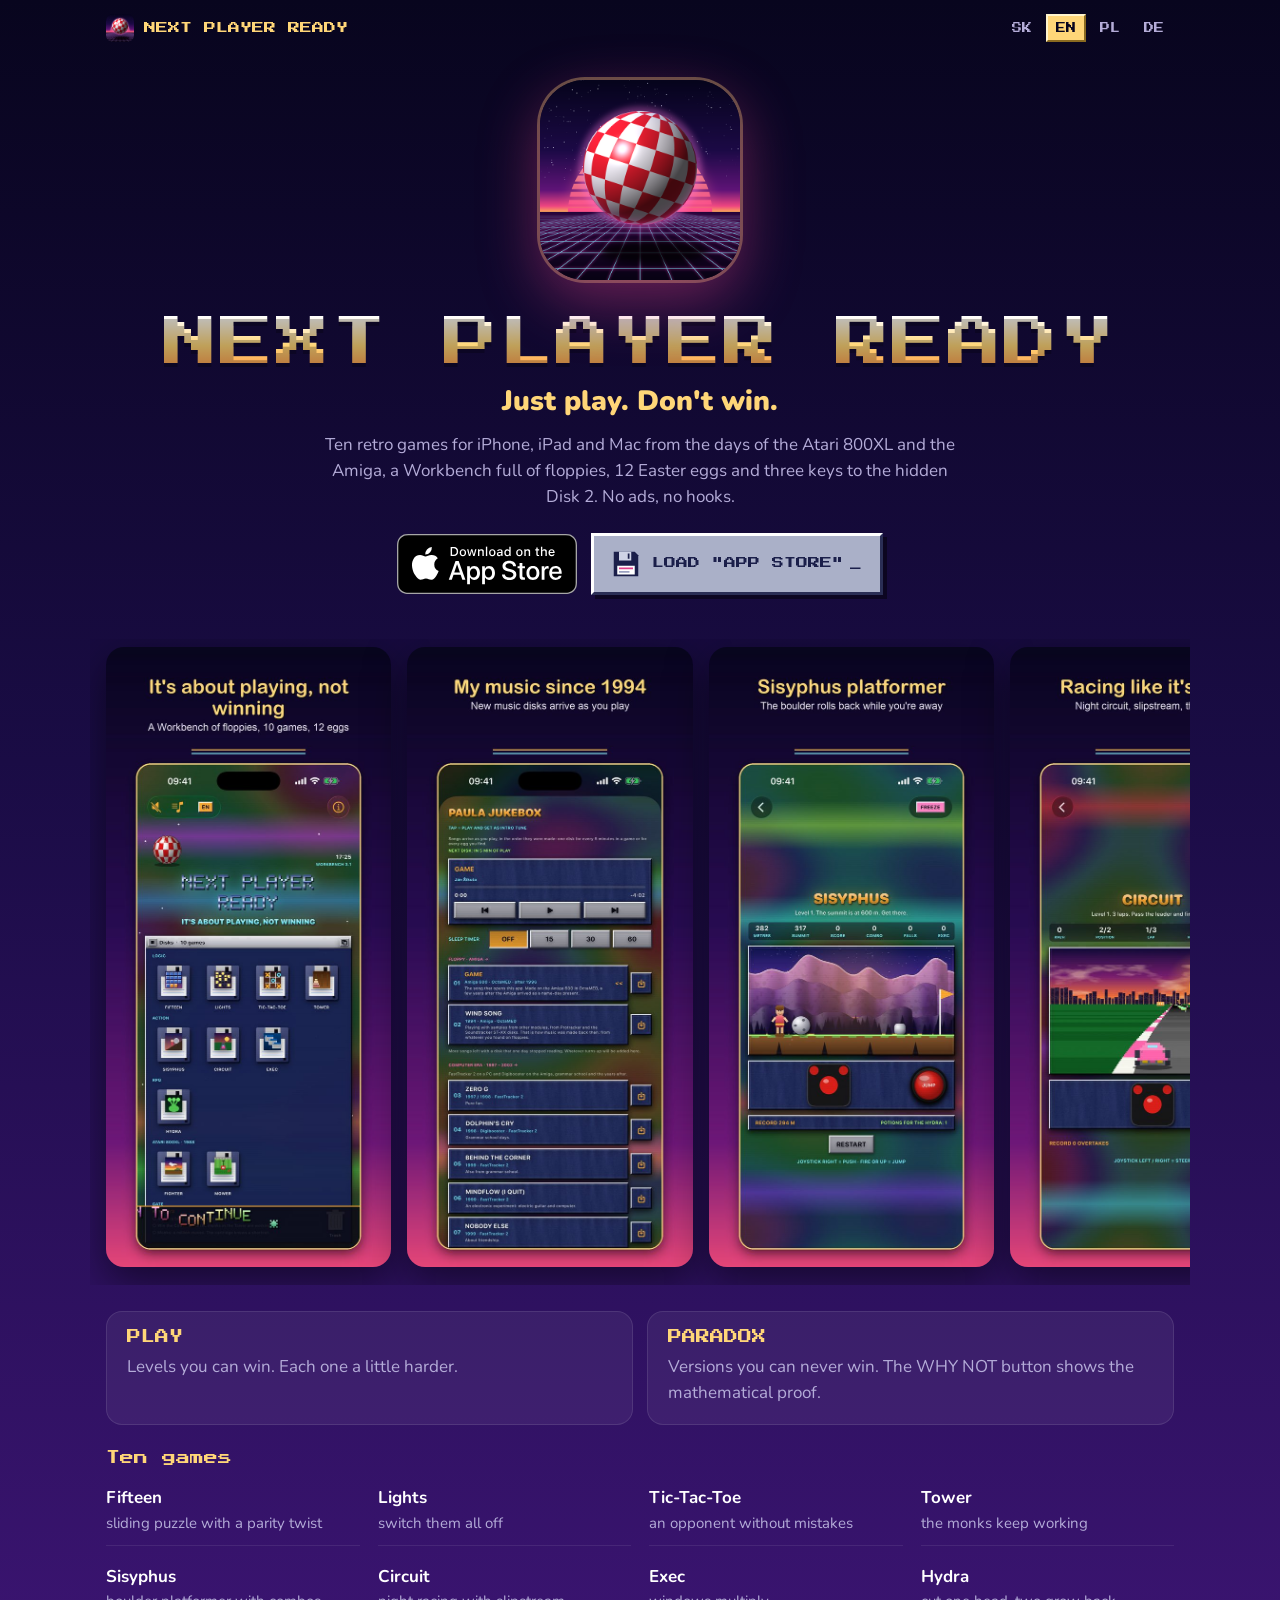
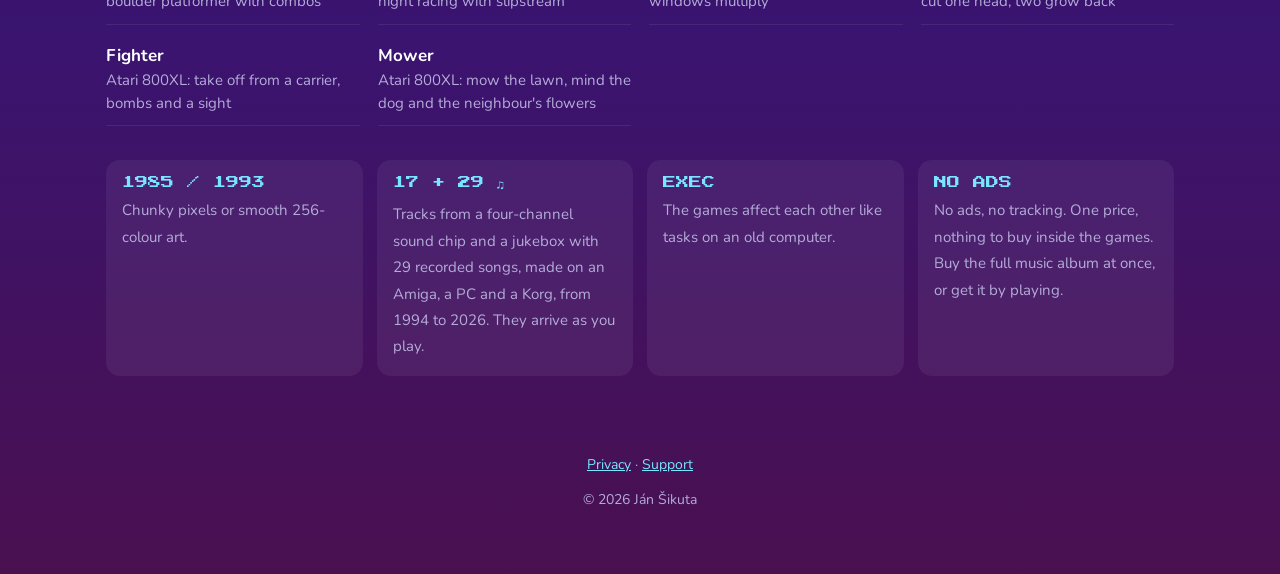
<file: index.html>
<!doctype html>
<html lang="sk">
<head>
<meta charset="utf-8">
<meta name="viewport" content="width=device-width, initial-scale=1">
<title>Next Player Ready – insert disk in df0:</title>
<meta name="description" content="Desať retro hier pre iPhone, iPad a Mac: logika, plošinovka, preteky, RPG a dve hry z Atari 800XL. Bez reklám, bez háčikov.">
<meta property="og:title" content="Next Player Ready">
<meta property="og:description" content="Just play. Don't win. Ten retro games for iPhone, iPad and Mac.">
<meta property="og:image" content="https://dzanino.github.io/just-play/assets/og.jpg">
<meta property="og:url" content="https://dzanino.github.io/just-play/">
<link rel="icon" href="assets/favicon.png">
<link rel="apple-touch-icon" href="assets/apple-touch-icon.png">
<link rel="preconnect" href="https://fonts.googleapis.com">
<link href="https://fonts.googleapis.com/css2?family=Press+Start+2P&family=Nunito:wght@400;700;900&display=swap" rel="stylesheet">
<link rel="stylesheet" href="style.css?v=13">
</head>
<body>
<div class="copper" aria-hidden="true"><i></i><i></i><i></i></div>

<header class="top">
  <a class="brand" href="./"><img src="assets/favicon.png" alt=""> NEXT PLAYER READY</a>
  <nav class="langs" aria-label="Language">
    <button data-lang="sk">SK</button><button data-lang="en">EN</button><button data-lang="pl">PL</button><button data-lang="de">DE</button>
  </nav>
</header>

<main>
  <section class="hero">
    <img class="icon" src="assets/icon.png" alt="Next Player Ready app icon" width="200" height="200">
    <h1>NEXT PLAYER READY</h1>
    <p class="tag" data-i18n="tag">Je to o hraní, nie o výhre.</p>
    <p class="lead" data-i18n="lead">Desať retro hier pre iPhone, iPad a Mac z čias Atari 800XL a Amigy, Workbench s disketami, 12 vajíčok a tri kľúče k skrytej Diskete 2. Bez reklám, bez háčikov.</p>
    <div class="cta">
      <a class="badge" href="https://apps.apple.com/app/id6819291670"><img src="assets/badge/appstore.svg" alt="Download on the App Store" width="180" height="60"></a>
      <a class="retro" href="https://apps.apple.com/app/id6819291670" aria-label="App Store"><svg class="disk" viewBox="0 0 16 16" aria-hidden="true"><path fill="#1b1f4a" d="M1 1h12l2 2v12H1z"/><path fill="#cfd3e6" d="M4 1h7v5H4z"/><path fill="#1b1f4a" d="M9 2h1v3H9z"/><path fill="#ffffff" d="M3 9h10v5H3z"/><path fill="#e0408a" d="M4 10h8v1H4z"/><path fill="#9aa0c0" d="M4 12h6v1H4z"/></svg><span>LOAD "APP STORE"</span><i class="cur">_</i></a>
    </div>
  </section>

  <section class="shots" aria-label="Screenshots">
    <div class="rail" id="rail"></div>
  </section>

  <section class="modes">
    <div class="card"><h2 data-i18n="m1h">HRA</h2><p data-i18n="m1">Úrovne, ktoré sa dajú vyhrať. Každá ďalšia je o kúsok ťažšia.</p></div>
    <div class="card"><h2 data-i18n="m2h">PARADOX</h2><p data-i18n="m2">Verzie, ktoré vyhrať nejde. Tlačidlo PREČO NIE ukáže matematický dôkaz.</p></div>
  </section>

  <section class="games">
    <h2 data-i18n="gh">Desať hier</h2>
    <ul id="games"></ul>
  </section>

  <section class="feat">
    <div><b>1985 / 1993</b><span data-i18n="f1">Hrubé pixely alebo hladká 256-farebná grafika.</span></div>
    <div><b>17 + 29 ♫</b><span data-i18n="f2">Skladby zo štvorkanálového čipu a jukebox s 29 nahranými skladbami z Amigy, PC aj Korgu, od roku 1994 po 2026. Pribúdajú hraním.</span></div>
    <div><b>EXEC</b><span data-i18n="f3">Hry sa ovplyvňujú navzájom ako úlohy na starom počítači.</span></div>
    <div><b data-i18n="f4h">BEZ REKLÁM</b><span data-i18n="f4">Žiadne reklamy ani sledovanie. Jedna cena, v hrách nič nedokupuješ. Celý album hudby si môžeš kúpiť naraz alebo ho dostaneš hraním.</span></div>
  </section>
</main>

<footer>
  <p><a href="privacy.html" data-i18n="privacy">Ochrana súkromia</a> · <a href="support.html" data-i18n="support">Podpora</a></p>
  <p><span data-fz>©</span> 2026 Ján Šikuta</p>
</footer>

<script src="i18n.js?v=14"></script>
<script>
const GAMES = {
  sk: [["Pätnástka","posúvačka s háčikom v parite"],["Svetlá","zhasni všetky svetlá"],["Piškvorky","súper nerobí chyby"],["Veža","mnísi pracujú, aj keď hráš inde"],["Sisyfos","plošinovka s kameňom a kombom"],["Okruh","nočné preteky so závetrím"],["Exec","okná sa množia"],["Hydra","za každú hlavu dve"],["Stíhačka","Atari 800XL: štart z lietadlovej lode, bomby a zameriavač"],["Kosačka","Atari 800XL: pokos trávnik, pozor na psa a susedove kvety"]],
  en: [["Fifteen","sliding puzzle with a parity twist"],["Lights","switch them all off"],["Tic-Tac-Toe","an opponent without mistakes"],["Tower","the monks keep working"],["Sisyphus","boulder platformer with combos"],["Circuit","night racing with slipstream"],["Exec","windows multiply"],["Hydra","cut one head, two grow back"],["Fighter","Atari 800XL: take off from a carrier, bombs and a sight"],["Mower","Atari 800XL: mow the lawn, mind the dog and the neighbour's flowers"]],
  pl: [["Piętnastka","układanka z haczykiem"],["Światła","zgaś wszystkie"],["Kółko i krzyżyk","przeciwnik bez błędów"],["Wieża","mnisi pracują dalej"],["Syzyf","platformówka z głazem"],["Tor","nocne wyścigi"],["Exec","okna się mnożą"],["Hydra","za każdą głowę dwie"],["Myśliwiec","Atari 800XL: start z lotniskowca, bomby i celownik"],["Kosiarka","Atari 800XL: skoś trawnik, uważaj na psa i kwiaty sąsiada"]],
  de: [["15-Puzzle","Schiebepuzzle mit Haken"],["Lichter","schalte alle aus"],["Tic-Tac-Toe","ein Gegner ohne Fehler"],["Turm","die Mönche arbeiten weiter"],["Sisyphos","Jump'n'Run mit Felsbrocken"],["Rundkurs","Nachtrennen mit Windschatten"],["Exec","Fenster vermehren sich"],["Hydra","für jeden Kopf zwei"],["Jäger","Atari 800XL: Start vom Träger, Bomben und Visier"],["Rasenmäher","Atari 800XL: Rasen mähen, Vorsicht vor Hund und Nachbars Blumen"]]
};
const SHOT_LANG = { sk: "sk", en: "en-US", pl: "pl", de: "de-DE" };
function renderPage(lang) {
  document.getElementById("games").innerHTML = GAMES[lang].map(([n, d]) => `<li><b>${n}</b><span>${d}</span></li>`).join("");
  const rail = document.getElementById("rail");
  rail.innerHTML = [1, 2, 3, 4, 5, 6, 7, 8, 9, 10].map(i => `<img loading="lazy" src="assets/shots/${SHOT_LANG[lang]}/${String(i).padStart(2, "0")}.jpg" alt="" onerror="this.remove()">`).join("");
}
I18N.init(renderPage);
</script>
<script src="pocitadlo.js" defer></script>
</body>
</html>
</file>
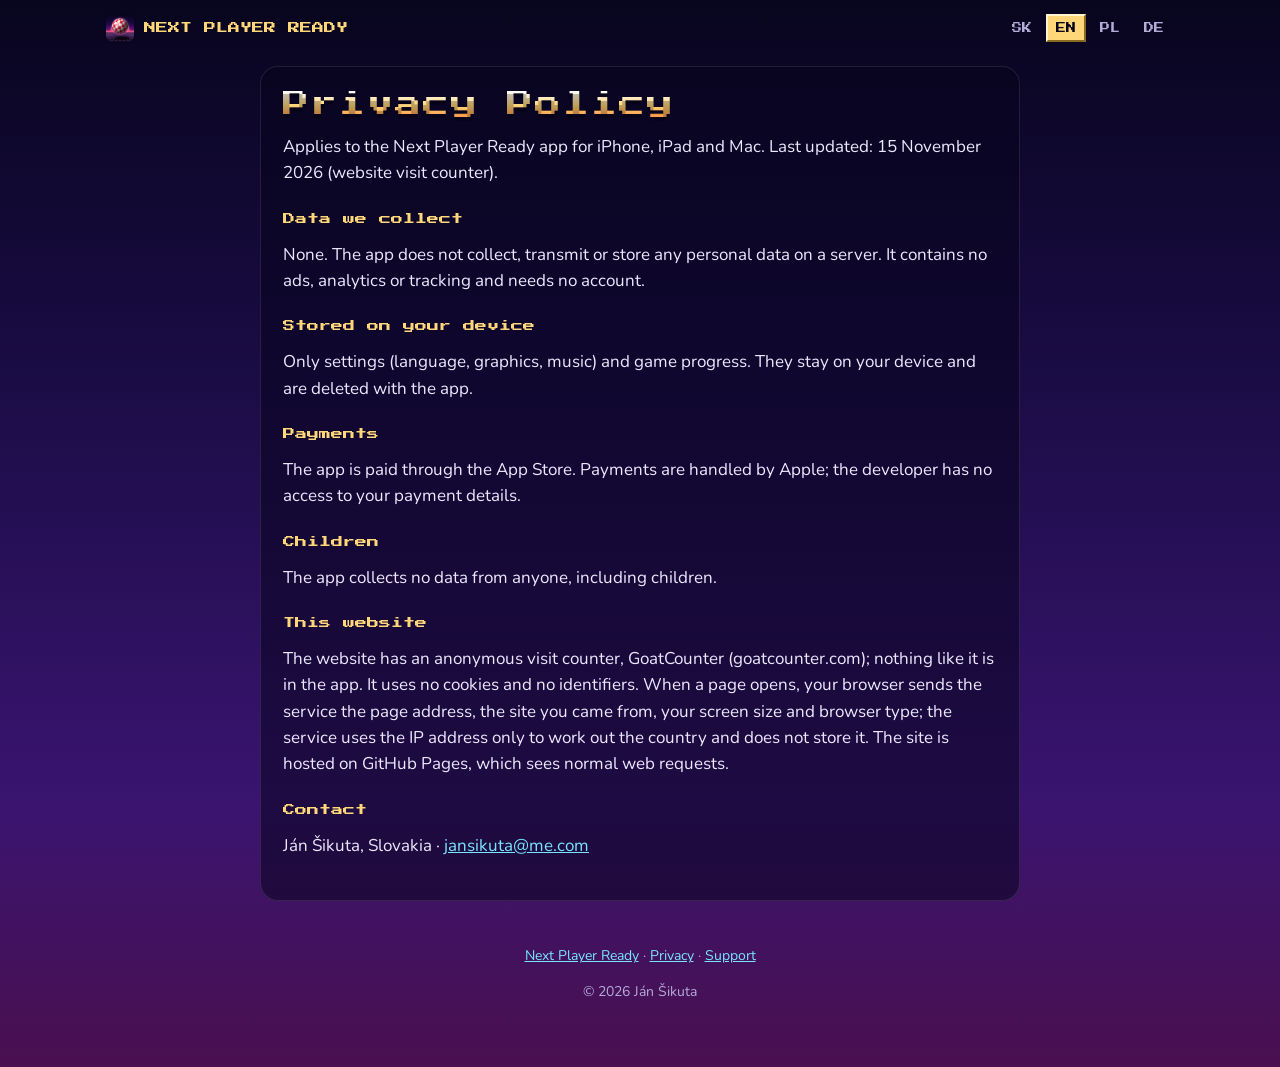
<file: privacy.html>
<!doctype html>
<html lang="sk">
<head>
<meta charset="utf-8">
<meta name="viewport" content="width=device-width, initial-scale=1">
<title>Next Player Ready – Ochrana súkromia / Privacy</title>
<link rel="icon" href="assets/favicon.png">
<link rel="apple-touch-icon" href="assets/apple-touch-icon.png">
<link rel="preconnect" href="https://fonts.googleapis.com">
<link href="https://fonts.googleapis.com/css2?family=Press+Start+2P&family=Nunito:wght@400;700;900&display=swap" rel="stylesheet">
<link rel="stylesheet" href="style.css">
</head>
<body>
<div class="copper" aria-hidden="true"><i></i><i></i><i></i></div>
<header class="top">
  <a class="brand" href="./"><img src="assets/favicon.png" alt=""> NEXT PLAYER READY</a>
  <nav class="langs" aria-label="Language">
    <button data-lang="sk">SK</button><button data-lang="en">EN</button><button data-lang="pl">PL</button><button data-lang="de">DE</button>
  </nav>
</header>
<main>
<article class="doc" data-show="sk">
  <h1>Ochrana súkromia</h1>
  <p>Platí pre aplikáciu Next Player Ready pre iPhone, iPad a Mac. Posledná zmena: 15. 11. 2026 (počítadlo návštev webu).</p>
  <h2>Aké údaje zbierame</h2>
  <p>Žiadne. Aplikácia nezbiera, neposiela ani neukladá na server žiadne osobné údaje. Neobsahuje reklamy, analytiku ani sledovanie a nepotrebuje účet.</p>
  <h2>Čo sa ukladá v zariadení</h2>
  <p>Len nastavenia (jazyk, grafika, hudba) a postup v hrách. Zostávajú iba vo vašom zariadení a zmažú sa spolu s aplikáciou.</p>
  <h2>Platby</h2>
  <p>Aplikácia je platená cez App Store. Platbu spracúva Apple; autor nemá prístup k vašim platobným údajom.</p>
  <h2>Deti</h2>
  <p>Aplikácia nezbiera údaje od nikoho, ani od detí.</p>
  <h2>Táto webová stránka</h2>
  <p>Web má anonymné počítadlo návštev GoatCounter (goatcounter.com), v aplikácii nič také nie je. Nepoužíva cookies ani identifikátory. Pri otvorení stránky prehliadač pošle službe adresu stránky, web, z ktorého ste prišli, veľkosť obrazovky a typ prehliadača; služba z IP adresy určí len krajinu a IP adresu neukladá. Web beží na GitHub Pages, ktoré vidia bežné webové požiadavky.</p>
  <h2>Kontakt</h2>
  <p>Ján Šikuta, Slovensko · <span class="mail"></span></p>
</article>
<article class="doc" data-show="en" hidden>
  <h1>Privacy Policy</h1>
  <p>Applies to the Next Player Ready app for iPhone, iPad and Mac. Last updated: 15 November 2026 (website visit counter).</p>
  <h2>Data we collect</h2>
  <p>None. The app does not collect, transmit or store any personal data on a server. It contains no ads, analytics or tracking and needs no account.</p>
  <h2>Stored on your device</h2>
  <p>Only settings (language, graphics, music) and game progress. They stay on your device and are deleted with the app.</p>
  <h2>Payments</h2>
  <p>The app is paid through the App Store. Payments are handled by Apple; the developer has no access to your payment details.</p>
  <h2>Children</h2>
  <p>The app collects no data from anyone, including children.</p>
  <h2>This website</h2>
  <p>The website has an anonymous visit counter, GoatCounter (goatcounter.com); nothing like it is in the app. It uses no cookies and no identifiers. When a page opens, your browser sends the service the page address, the site you came from, your screen size and browser type; the service uses the IP address only to work out the country and does not store it. The site is hosted on GitHub Pages, which sees normal web requests.</p>
  <h2>Contact</h2>
  <p>Ján Šikuta, Slovakia · <span class="mail"></span></p>
</article>
<article class="doc" data-show="pl" hidden>
  <h1>Polityka prywatności</h1>
  <p>Dotyczy aplikacji Next Player Ready na iPhone'a, iPada i Maca. Ostatnia zmiana: 15.11.2026 (licznik odwiedzin strony).</p>
  <h2>Jakie dane zbieramy</h2>
  <p>Żadnych. Aplikacja nie zbiera, nie wysyła ani nie przechowuje na serwerze danych osobowych. Brak reklam, analityki i śledzenia; konto nie jest potrzebne.</p>
  <h2>Co jest zapisywane na urządzeniu</h2>
  <p>Tylko ustawienia (język, grafika, muzyka) i postęp w grach. Pozostają na urządzeniu i są usuwane razem z aplikacją.</p>
  <h2>Płatności</h2>
  <p>Aplikacja jest płatna przez App Store. Płatności obsługuje Apple; autor nie ma dostępu do danych płatniczych.</p>
  <h2>Ta strona internetowa</h2>
  <p>Strona ma anonimowy licznik odwiedzin GoatCounter (goatcounter.com), w aplikacji nie ma nic takiego. Nie używa plików cookie ani identyfikatorów. Przy otwarciu strony przeglądarka wysyła usłudze adres strony, stronę, z której przyszedłeś, rozmiar ekranu i typ przeglądarki; usługa używa adresu IP tylko do ustalenia kraju i go nie przechowuje. Strona jest hostowana na GitHub Pages, które widzą zwykłe żądania internetowe.</p>
  <h2>Kontakt</h2>
  <p>Ján Šikuta, Słowacja · <span class="mail"></span></p>
</article>
<article class="doc" data-show="de" hidden>
  <h1>Datenschutzerklärung</h1>
  <p>Gilt für die App Next Player Ready für iPhone, iPad und Mac. Stand: 15.11.2026 (Besuchszähler der Website).</p>
  <h2>Welche Daten wir erheben</h2>
  <p>Keine. Die App erhebt, überträgt oder speichert keine personenbezogenen Daten auf einem Server. Keine Werbung, keine Analyse, kein Tracking, kein Konto nötig.</p>
  <h2>Auf dem Gerät gespeichert</h2>
  <p>Nur Einstellungen (Sprache, Grafik, Musik) und Spielfortschritt. Sie bleiben auf dem Gerät und werden mit der App gelöscht.</p>
  <h2>Zahlungen</h2>
  <p>Die App wird über den App Store bezahlt. Zahlungen wickelt Apple ab; der Entwickler hat keinen Zugriff auf Zahlungsdaten.</p>
  <h2>Diese Website</h2>
  <p>Die Website hat einen anonymen Besuchszähler, GoatCounter (goatcounter.com); in der App gibt es nichts dergleichen. Er verwendet keine Cookies und keine Kennungen. Beim Öffnen einer Seite sendet dein Browser dem Dienst die Seitenadresse, die Website, von der du kommst, die Bildschirmgröße und den Browsertyp; der Dienst nutzt die IP-Adresse nur, um das Land zu bestimmen, und speichert sie nicht. Die Website liegt bei GitHub Pages, das normale Webanfragen sieht.</p>
  <h2>Kontakt</h2>
  <p>Ján Šikuta, Slowakei · <span class="mail"></span></p>
</article>
</main>
<footer>
  <p><a href="./">Next Player Ready</a> · <a href="privacy.html" data-i18n="privacy">Ochrana súkromia</a> · <a href="support.html" data-i18n="support">Podpora</a></p>
  <p><span data-fz>©</span> 2026 Ján Šikuta</p>
</footer>
<script src="i18n.js"></script>
<script src="contact.js"></script>
<script>I18N.init();</script>
<script src="pocitadlo.js" defer></script>
</body>
</html>
</file>
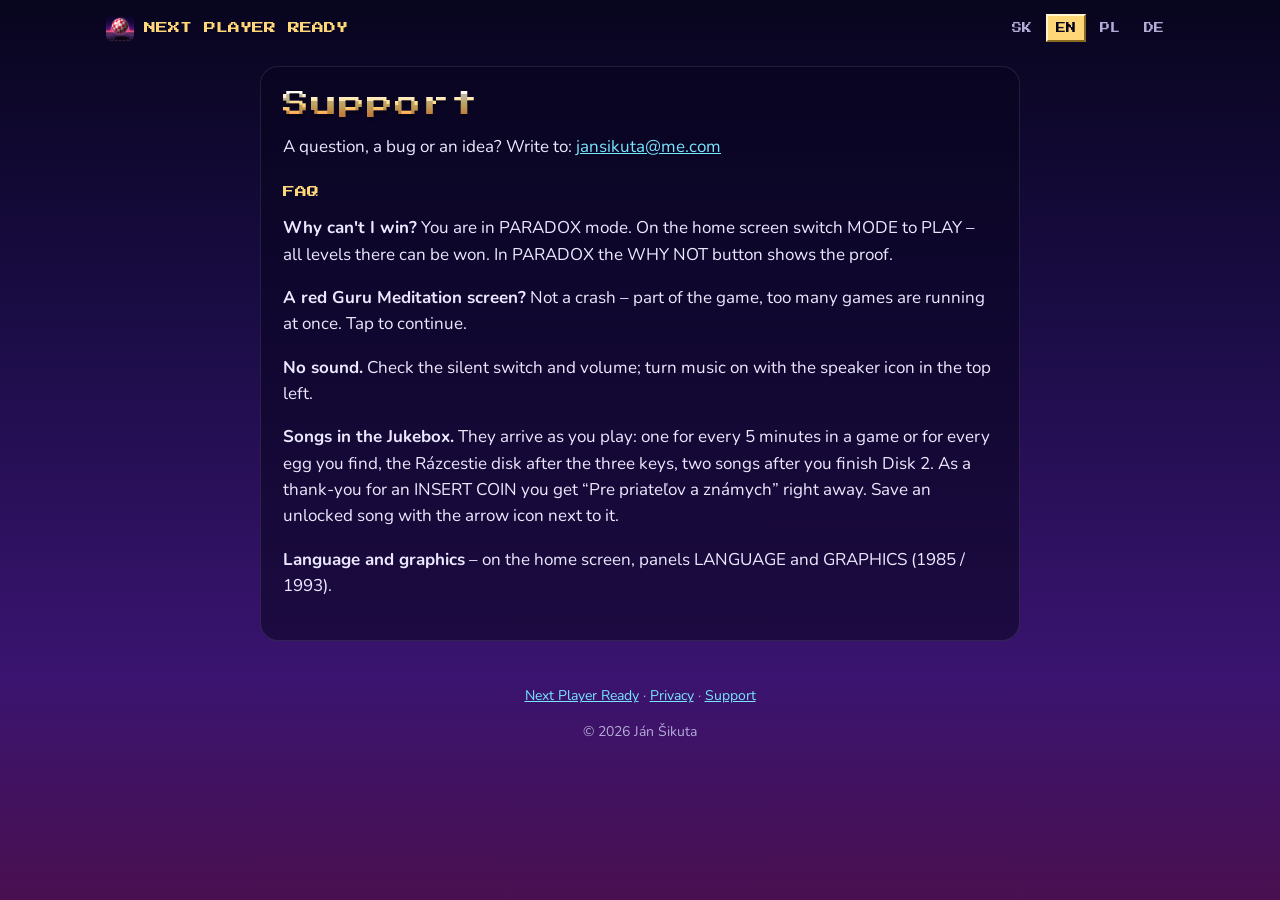
<file: support.html>
<!doctype html>
<html lang="sk">
<head>
<meta charset="utf-8">
<meta name="viewport" content="width=device-width, initial-scale=1">
<title>Next Player Ready – Podpora / Support</title>
<link rel="icon" href="assets/favicon.png">
<link rel="apple-touch-icon" href="assets/apple-touch-icon.png">
<link rel="preconnect" href="https://fonts.googleapis.com">
<link href="https://fonts.googleapis.com/css2?family=Press+Start+2P&family=Nunito:wght@400;700;900&display=swap" rel="stylesheet">
<link rel="stylesheet" href="style.css">
</head>
<body>
<div class="copper" aria-hidden="true"><i></i><i></i><i></i></div>
<header class="top">
  <a class="brand" href="./"><img src="assets/favicon.png" alt=""> NEXT PLAYER READY</a>
  <nav class="langs" aria-label="Language">
    <button data-lang="sk">SK</button><button data-lang="en">EN</button><button data-lang="pl">PL</button><button data-lang="de">DE</button>
  </nav>
</header>
<main>
<article class="doc" data-show="sk">
  <h1>Podpora</h1>
  <p>Máte otázku, našli ste chybu alebo nápad? Napíšte: <span class="mail"></span></p>
  <h2>Časté otázky</h2>
  <p><b>Prečo sa hra nedá vyhrať?</b> Ste v režime PARADOX. Na domovskej obrazovke prepnite REŽIM na HRA – tam sa dajú vyhrať všetky úrovne. V PARADOXE tlačidlo PREČO NIE ukáže dôkaz.</p>
  <p><b>Červená obrazovka Guru Meditation?</b> To nie je chyba, ale súčasť hry – hier beží naraz priveľa. Ťuknite a pokračujte.</p>
  <p><b>Nejde zvuk.</b> Skontrolujte prepínač tichého režimu a hlasitosť; hudbu zapnete ikonou reproduktora vľavo hore.</p>
  <p><b>Skladby v Jukeboxe.</b> Pribúdajú hraním: každých 5 minút v hre alebo za každé nájdené vajíčko jedna, disketa Rázcestie po troch kľúčoch, dve skladby po dopísaní Disku 2. „Pre priateľov a známych“ dostanete hneď ako poďakovanie za mincu INSERT COIN. Odomknutú skladbu uložíte ikonou so šípkou vedľa nej.</p>
  <p><b>Zmena jazyka a grafiky</b> – na domovskej obrazovke v paneli JAZYK a GRAFIKA (1985 / 1993).</p>
</article>
<article class="doc" data-show="en" hidden>
  <h1>Support</h1>
  <p>A question, a bug or an idea? Write to: <span class="mail"></span></p>
  <h2>FAQ</h2>
  <p><b>Why can't I win?</b> You are in PARADOX mode. On the home screen switch MODE to PLAY – all levels there can be won. In PARADOX the WHY NOT button shows the proof.</p>
  <p><b>A red Guru Meditation screen?</b> Not a crash – part of the game, too many games are running at once. Tap to continue.</p>
  <p><b>No sound.</b> Check the silent switch and volume; turn music on with the speaker icon in the top left.</p>
  <p><b>Songs in the Jukebox.</b> They arrive as you play: one for every 5 minutes in a game or for every egg you find, the Rázcestie disk after the three keys, two songs after you finish Disk 2. As a thank-you for an INSERT COIN you get “Pre priateľov a známych” right away. Save an unlocked song with the arrow icon next to it.</p>
  <p><b>Language and graphics</b> – on the home screen, panels LANGUAGE and GRAPHICS (1985 / 1993).</p>
</article>
<article class="doc" data-show="pl" hidden>
  <h1>Pomoc</h1>
  <p>Pytanie, błąd lub pomysł? Napisz: <span class="mail"></span></p>
  <h2>Częste pytania</h2>
  <p><b>Dlaczego nie mogę wygrać?</b> Jesteś w trybie PARADOKS. Na ekranie głównym przełącz TRYB na GRA – tam wszystkie poziomy da się wygrać.</p>
  <p><b>Czerwony ekran Guru Meditation?</b> To nie awaria, tylko część gry. Stuknij, aby kontynuować.</p>
  <p><b>Brak dźwięku.</b> Sprawdź przełącznik wyciszenia i głośność; muzykę włączysz ikoną głośnika w lewym górnym rogu.</p>
  <p><b>Utwory w Jukeboxie.</b> Przybywają podczas gry: jeden co 5 minut w grze albo za każde znalezione jajko, dyskietka Rázcestie po trzech kluczach, dwa utwory po dopisaniu Dysku 2. W podziękowaniu za INSERT COIN dostajesz „Pre priateľov a známych” od razu. Odblokowany utwór zapiszesz ikoną ze strzałką obok niego.</p>
</article>
<article class="doc" data-show="de" hidden>
  <h1>Hilfe</h1>
  <p>Frage, Fehler oder Idee? Schreib an: <span class="mail"></span></p>
  <h2>Häufige Fragen</h2>
  <p><b>Warum kann ich nicht gewinnen?</b> Du bist im Modus PARADOX. Stelle auf dem Startbildschirm MODUS auf SPIEL – dort sind alle Level gewinnbar.</p>
  <p><b>Roter Bildschirm Guru Meditation?</b> Kein Absturz, sondern Teil des Spiels. Tippen zum Fortfahren.</p>
  <p><b>Kein Ton.</b> Prüfe den Stummschalter und die Lautstärke; Musik schaltest du mit dem Lautsprecher-Symbol oben links ein.</p>
  <p><b>Stücke in der Jukebox.</b> Sie kommen beim Spielen dazu: eines alle 5 Minuten im Spiel oder für jedes gefundene Ei, die Rázcestie-Diskette nach den drei Schlüsseln, zwei Stücke, wenn du Disk 2 zu Ende spielst. Als Dankeschön für INSERT COIN bekommst du „Pre priateľov a známych“ sofort. Speichern mit dem Pfeil-Symbol daneben.</p>
</article>
</main>
<footer>
  <p><a href="./">Next Player Ready</a> · <a href="privacy.html" data-i18n="privacy">Ochrana súkromia</a> · <a href="support.html" data-i18n="support">Podpora</a></p>
  <p><span data-fz>©</span> 2026 Ján Šikuta</p>
</footer>
<script src="i18n.js"></script>
<script src="contact.js"></script>
<script>I18N.init();</script>
<script src="pocitadlo.js" defer></script>
</body>
</html>
</file>
<file: style.css>
:root {
  --ink: #08051e; --night: #1a0c45; --violet: #3a1470; --magenta: #e0408a;
  --gold: #ffd678; --cyan: #78e6ff; --text: #ece8ff; --muted: #b4acd8; --card: rgba(255,255,255,.06);
}
* { box-sizing: border-box; }
html { -webkit-text-size-adjust: 100%; background: var(--ink); }
body {
  margin: 0; color: var(--text); font: 17px/1.55 "Nunito", system-ui, sans-serif;
  background: linear-gradient(180deg, var(--ink) 0%, var(--night) 35%, var(--violet) 75%, #4a1050 100%);
  min-height: 100vh; overflow-x: hidden;
}
a { color: var(--cyan); }
.copper { position: fixed; inset: 0; pointer-events: none; z-index: -1; opacity: .35; }
.copper i { position: absolute; left: 0; right: 0; height: 90px; animation: bar 9s ease-in-out infinite alternate; }
.copper i:nth-child(1) { background: linear-gradient(transparent, #ff7a3c, transparent); }
.copper i:nth-child(2) { background: linear-gradient(transparent, #3cc8ff, transparent); animation-duration: 11s; animation-delay: -4s; }
.copper i:nth-child(3) { background: linear-gradient(transparent, #ff3ca8, transparent); animation-duration: 13s; animation-delay: -7s; }
@keyframes bar { from { top: 5%; } to { top: 85%; } }
@media (prefers-reduced-motion: reduce) { .copper i { animation: none; top: 30%; } }

.top { display: flex; justify-content: space-between; align-items: center; gap: 12px; padding: 14px 16px; max-width: 1100px; margin: 0 auto; }
.brand { font: 12px "Press Start 2P", monospace; color: var(--gold); text-decoration: none; display: flex; align-items: center; gap: 10px; }
.brand img { width: 28px; height: 28px; border-radius: 7px; }
.langs { display: flex; gap: 4px; }
.langs button { font: 10px "Press Start 2P", monospace; background: transparent; color: var(--muted); border: 2px solid transparent; padding: 7px 8px; cursor: pointer; }
.langs button.on { color: var(--ink); background: var(--gold); border-color: #fff4cc #8a6a20 #8a6a20 #fff4cc; }

main, footer { max-width: 1100px; margin: 0 auto; padding: 0 16px; }
.hero { text-align: center; padding: 24px 0 8px; }
.icon { width: 200px; height: 200px; border-radius: 22.5%; box-shadow: 0 20px 60px rgba(224,64,138,.45), 0 0 0 3px rgba(255,214,120,.35); }
h1 { font: clamp(26px, 7vw, 54px) "Press Start 2P", monospace; letter-spacing: 2px; margin: 28px 0 10px;
  background: linear-gradient(180deg, #fff 0%, var(--gold) 55%, #ff9a4a 100%); -webkit-background-clip: text; background-clip: text; color: transparent;
  text-shadow: 0 4px 0 rgba(0,0,0,.25); }
.tag { font-size: clamp(20px, 4vw, 28px); font-weight: 900; color: var(--gold); margin: 0 0 8px; }
.lead { max-width: 640px; margin: 0 auto 22px; color: var(--muted); }
.store { display: inline-block; padding: 14px 22px; border-radius: 12px; background: #000; color: #fff; text-decoration: none; font-weight: 700;
  border: 1px solid rgba(255,255,255,.3); }
.store[aria-disabled="true"] { opacity: .75; pointer-events: none; }

.shots { margin: 36px -16px 8px; }
.rail { display: flex; gap: 16px; overflow-x: auto; scroll-snap-type: x mandatory; padding: 8px 16px 18px; }
.rail img { height: min(70vh, 620px); aspect-ratio: 1320 / 2868; border-radius: 18px; scroll-snap-align: center; flex: none;
  box-shadow: 0 14px 40px rgba(0,0,0,.5); background: var(--card); }

.modes { display: grid; grid-template-columns: repeat(auto-fit, minmax(260px, 1fr)); gap: 14px; margin: 26px 0; }
.card { background: var(--card); border: 1px solid rgba(255,255,255,.1); border-radius: 16px; padding: 18px 20px; }
.card h2, .games h2 { font: 14px "Press Start 2P", monospace; color: var(--gold); margin: 0 0 10px; }
.card p { margin: 0; color: var(--muted); }

.games ul { list-style: none; padding: 0; margin: 0; display: grid; grid-template-columns: repeat(auto-fit, minmax(240px, 1fr)); gap: 8px 18px; }
.games li { display: flex; flex-direction: column; padding: 10px 0; border-bottom: 1px solid rgba(255,255,255,.08); }
.games li b { color: #fff; } .games li span { color: var(--muted); font-size: 15px; }

.feat { display: grid; grid-template-columns: repeat(auto-fit, minmax(200px, 1fr)); gap: 14px; margin: 34px 0; }
.feat div { background: var(--card); border-radius: 14px; padding: 16px; }
.feat b { display: block; font: 13px "Press Start 2P", monospace; color: var(--cyan); margin-bottom: 8px; }
.feat span { color: var(--muted); font-size: 15px; }

footer { text-align: center; color: var(--muted); padding: 30px 16px 50px; font-size: 14px; }

/* Textové stránky (ochrana súkromia, podpora) */
.doc { max-width: 760px; margin: 10px auto 0; background: rgba(8,5,30,.55); border: 1px solid rgba(255,255,255,.1); border-radius: 18px; padding: 24px 22px; }
.doc h1 { font-size: clamp(18px, 4vw, 26px); margin-top: 0; }
.doc h2 { font: 12px "Press Start 2P", monospace; color: var(--gold); margin: 26px 0 8px; }
.doc p, .doc li { color: var(--text); }

/* App Store: oficiálny odznak a vedľa retro tlačidlo ako gadget z Workbench (stlačené sa vtlačí) */
.cta { display: flex; flex-wrap: wrap; gap: 14px; justify-content: center; align-items: center; margin-top: 6px; }
.badge img { display: block; height: 60px; width: auto; }
.retro { display: inline-flex; align-items: center; gap: 12px; padding: 14px 18px; text-decoration: none;
  font: clamp(9px, 3.2vw, 12px)/1.4 "Press Start 2P", monospace; color: #1b1f4a; background: #aab0c8; max-width: 100%; box-sizing: border-box;
  border: 3px solid; border-color: #ffffff #2a2e55 #2a2e55 #ffffff; box-shadow: 4px 4px 0 rgba(0,0,0,.45); }
.retro:hover { background: #bfc5dc; }
.retro:active { border-color: #2a2e55 #ffffff #ffffff #2a2e55; transform: translate(2px, 2px); box-shadow: 2px 2px 0 rgba(0,0,0,.45); }
.retro .disk { width: 28px; height: 28px; image-rendering: pixelated; flex: none; }
.retro span { text-transform: uppercase; white-space: nowrap; }
.retro .cur { font-style: normal; animation: blink 1s steps(1) infinite; margin-left: -6px; }
@keyframes blink { 50% { opacity: 0; } }
@media (prefers-reduced-motion: reduce) { .retro .cur { animation: none; } }
@media (max-width: 380px) { .retro { padding: 12px 12px; gap: 8px; } .retro .disk { width: 22px; height: 22px; } }
</file>
